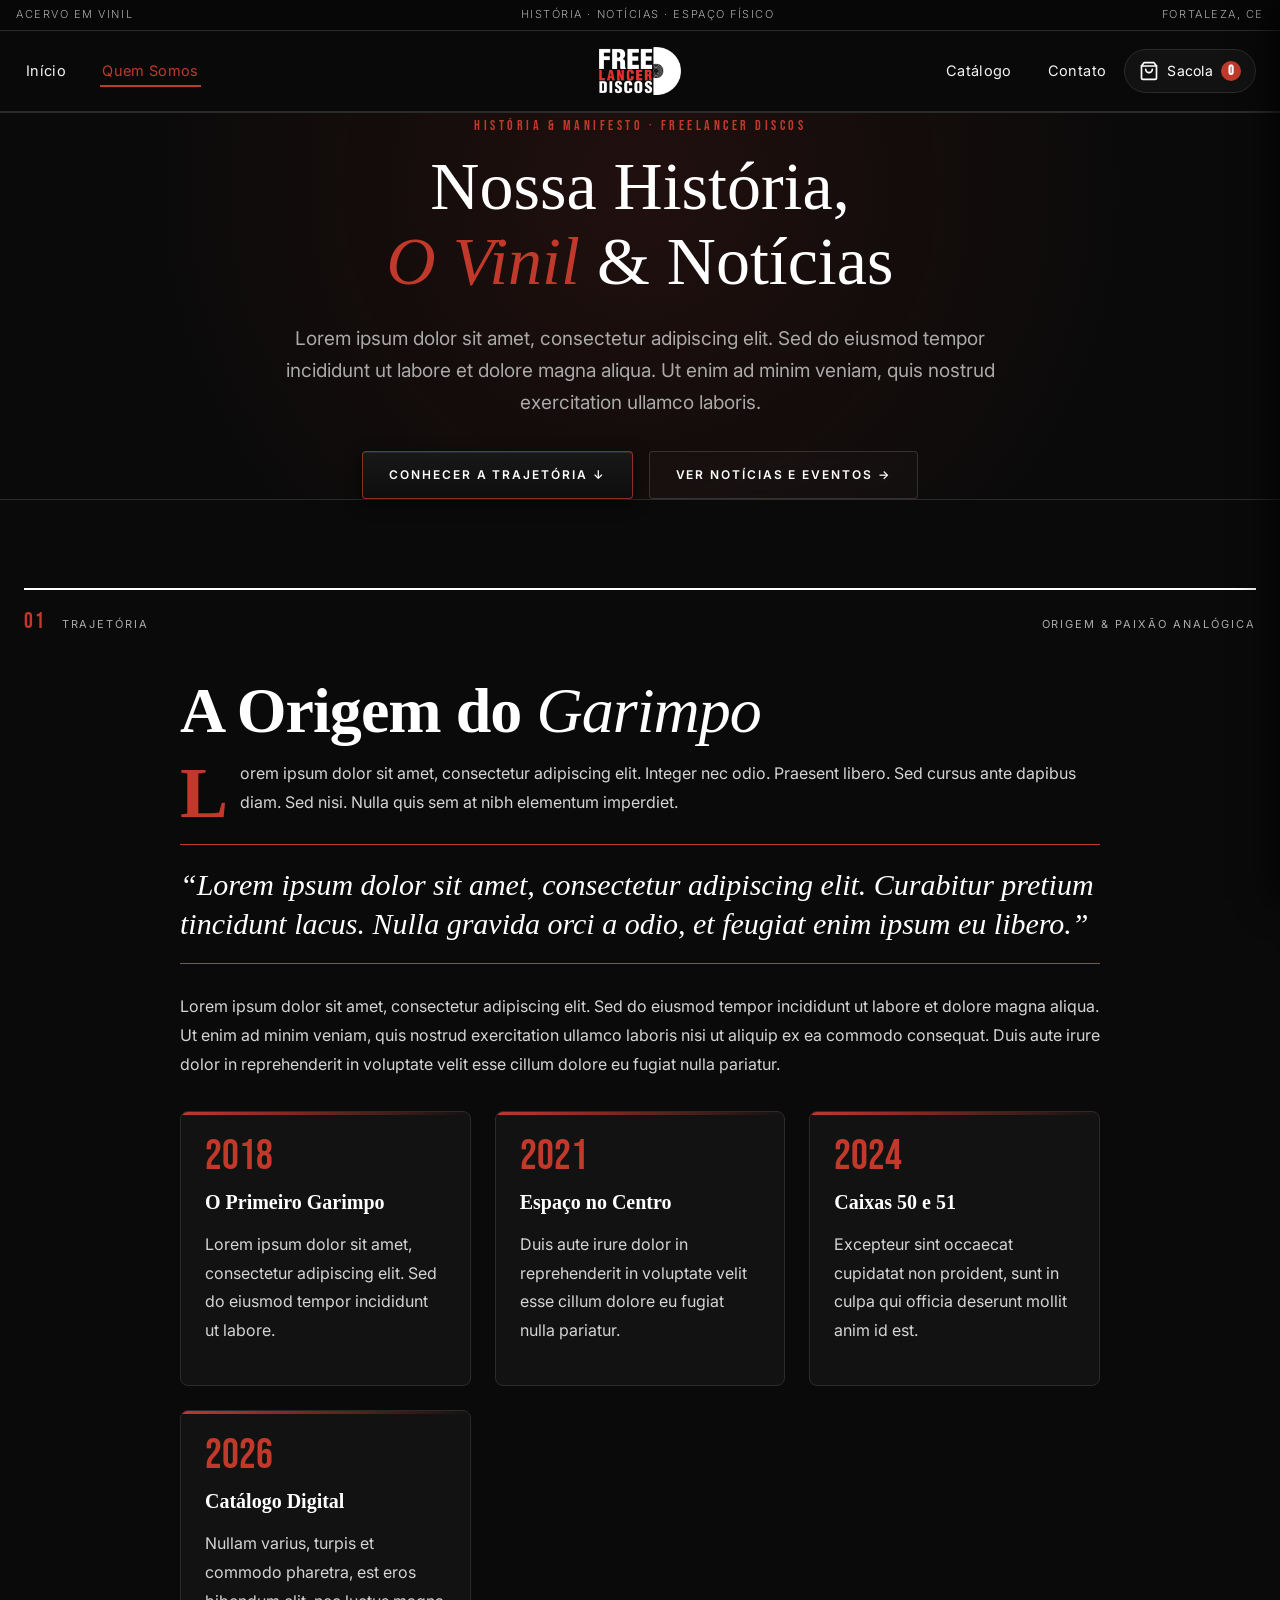
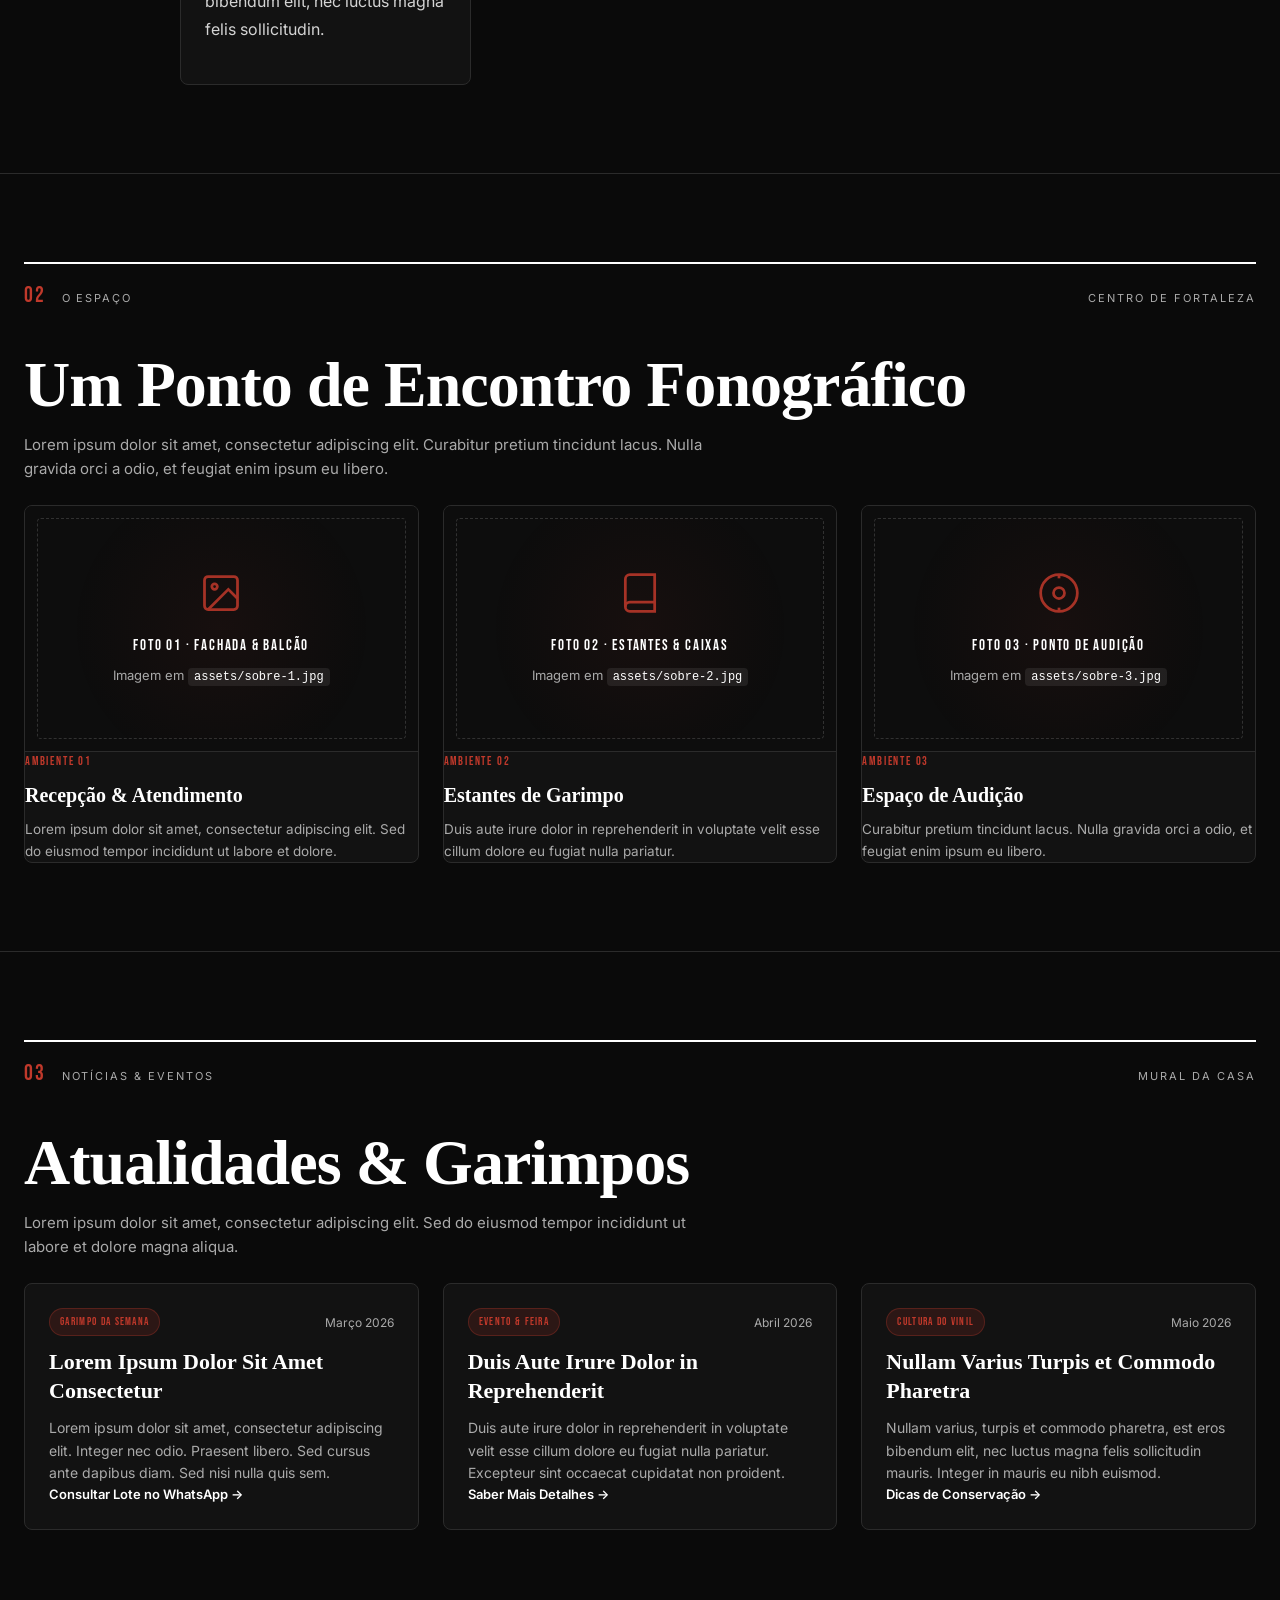
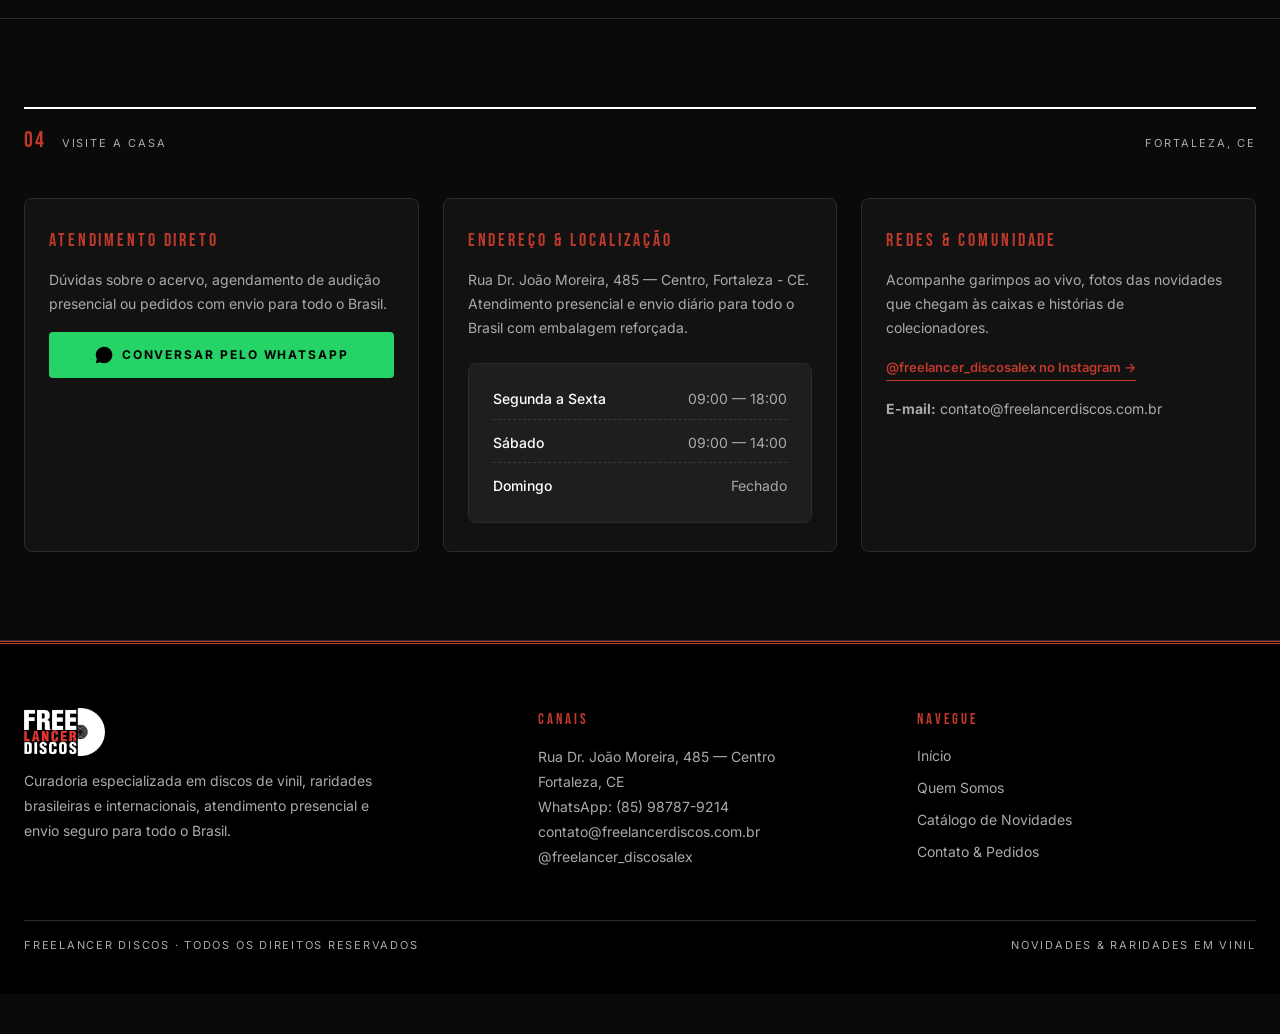
<file: sobre.html>
<!DOCTYPE html>
<html lang="pt-BR">
<head>
  <meta charset="utf-8">
  <meta name="viewport" content="width=device-width, initial-scale=1, viewport-fit=cover">
  <title>Quem Somos & Notícias — Freelancer Discos | História, Espaço e Atualidades</title>
  <meta name="description" content="Conheça a história da Freelancer Discos, nosso espaço físico de audição no Centro de Fortaleza, notícias e eventos do universo do vinil.">
  <meta name="referrer" content="no-referrer">
  
  <!-- Favicon / Meta Tema -->
  <meta name="theme-color" content="#0a0a0a">
  <meta name="apple-mobile-web-app-status-bar-style" content="black-translucent">

  <!-- Fontes Editoriais Google Fonts -->
  <link rel="preconnect" href="https://fonts.googleapis.com">
  <link rel="preconnect" href="https://fonts.gstatic.com" crossorigin>
  <link href="https://fonts.googleapis.com/css2?family=Bebas+Neue&family=Inter:wght@400;500;600;700&family=Playfair+Display:ital,wght@0,400;0,700;1,400;1,700&display=swap" rel="stylesheet">

  <!-- Design Tokens e Estilos -->
  <link rel="stylesheet" href="css/tokens.css">
  <link rel="stylesheet" href="css/style.css">
</head>
<body>
  <!-- Topbar Editorial Metadados -->
  <header class="topbar">
    <div class="meta-container">
      <span class="meta-item meta-edition">Acervo em Vinil</span>
      <span class="meta-item meta-tagline">História · Notícias · Espaço Físico</span>
      <span class="meta-item meta-location">Fortaleza, CE</span>
    </div>
  </header>

  <!-- Navegação Principal -->
  <nav class="main-nav" id="mainNav">
    <div class="nav-container">
      <!-- Menu Esquerdo (Desktop) -->
      <ul class="nav-links nav-left">
        <li><a href="index.html#inicio" class="nav-link">Início</a></li>
        <li><a href="sobre.html" class="nav-link active">Quem Somos</a></li>
      </ul>

      <!-- Logotipo Central -->
      <a href="index.html#inicio" class="nav-brand" aria-label="Freelancer Discos - Início">
        <img src="assets/logo.png" alt="Freelancer Discos" class="brand-logo" width="180" height="48">
      </a>

      <!-- Menu Direito & Botão da Sacola -->
      <div class="nav-right-wrap">
        <ul class="nav-links nav-right">
          <li><a href="index.html#catalogo" class="nav-link">Catálogo</a></li>
          <li><a href="#contato" class="nav-link">Contato</a></li>
        </ul>

        <!-- Botão Sacola de Compras -->
        <button class="cart-trigger-btn" id="cartTrigger" aria-label="Abrir Sacola de Compras">
          <svg class="cart-icon" viewBox="0 0 24 24" width="20" height="20" fill="none" stroke="currentColor" stroke-width="2" stroke-linecap="round" stroke-linejoin="round">
            <path d="M6 2L3 6v14a2 2 0 0 0 2 2h14a2 2 0 0 0 2-2V6l-3-4z"></path>
            <line x1="3" y1="6" x2="21" y2="6"></line>
            <path d="M16 10a4 4 0 0 1-8 0"></path>
          </svg>
          <span class="cart-label">Sacola</span>
          <span class="cart-badge" id="cartBadge">0</span>
        </button>

        <!-- Menu Hamburguer Mobile -->
        <button class="menu-toggle" id="menuToggle" aria-label="Abrir menu de navegação">
          <span></span>
          <span></span>
          <span></span>
        </button>
      </div>
    </div>

    <!-- Gaveta de Links Mobile -->
    <div class="mobile-menu" id="mobileMenu">
      <a href="index.html#inicio" class="mobile-link">Início</a>
      <a href="sobre.html" class="mobile-link active">Quem Somos</a>
      <a href="index.html#catalogo" class="mobile-link">Catálogo (Novidades)</a>
      <a href="#contato" class="mobile-link">Contato & Localização</a>
    </div>
  </nav>

  <!-- Hero Editorial Dedicado -->
  <section class="about-hero-section">
    <div class="about-hero-inner">
      <span class="about-hero-kicker">HISTÓRIA & MANIFESTO · FREELANCER DISCOS</span>
      <h1 class="about-hero-title">Nossa História,<br><em>O Vinil</em> & Notícias</h1>
      <p class="about-hero-lede">
        Lorem ipsum dolor sit amet, consectetur adipiscing elit. Sed do eiusmod tempor incididunt ut labore et dolore magna aliqua. Ut enim ad minim veniam, quis nostrud exercitation ullamco laboris.
      </p>
      <div class="about-hero-actions">
        <a href="#historia" class="btn btn-primary">Conhecer a Trajetória ↓</a>
        <a href="#noticias" class="btn btn-outline">Ver Notícias e Eventos →</a>
      </div>
    </div>
  </section>

  <!-- Seção 01: A História & Trajetória -->
  <section class="section-container" id="historia">
    <div class="section-header">
      <span class="section-num">01</span>
      <span class="section-tag">Trajetória</span>
      <span class="section-extra">Origem & Paixão Analógica</span>
    </div>

    <div class="about-grid">
      <div class="about-content" style="grid-column: 1 / -1; max-width: 920px; margin: 0 auto;">
        <h2 class="editorial-heading">A Origem do <em>Garimpo</em></h2>
        <p class="about-lead">
          Lorem ipsum dolor sit amet, consectetur adipiscing elit. Integer nec odio. Praesent libero. Sed cursus ante dapibus diam. Sed nisi. Nulla quis sem at nibh elementum imperdiet.
        </p>

        <blockquote class="about-quote">
          “Lorem ipsum dolor sit amet, consectetur adipiscing elit. Curabitur pretium tincidunt lacus. Nulla gravida orci a odio, et feugiat enim ipsum eu libero.”
        </blockquote>

        <p>
          Lorem ipsum dolor sit amet, consectetur adipiscing elit. Sed do eiusmod tempor incididunt ut labore et dolore magna aliqua. Ut enim ad minim veniam, quis nostrud exercitation ullamco laboris nisi ut aliquip ex ea commodo consequat. Duis aute irure dolor in reprehenderit in voluptate velit esse cillum dolore eu fugiat nulla pariatur.
        </p>

        <!-- Timeline Cronológica Editorial -->
        <div class="timeline-grid">
          <div class="timeline-card">
            <span class="timeline-year">2018</span>
            <h3 class="timeline-heading">O Primeiro Garimpo</h3>
            <p class="timeline-text">Lorem ipsum dolor sit amet, consectetur adipiscing elit. Sed do eiusmod tempor incididunt ut labore.</p>
          </div>

          <div class="timeline-card">
            <span class="timeline-year">2021</span>
            <h3 class="timeline-heading">Espaço no Centro</h3>
            <p class="timeline-text">Duis aute irure dolor in reprehenderit in voluptate velit esse cillum dolore eu fugiat nulla pariatur.</p>
          </div>

          <div class="timeline-card">
            <span class="timeline-year">2024</span>
            <h3 class="timeline-heading">Caixas 50 e 51</h3>
            <p class="timeline-text">Excepteur sint occaecat cupidatat non proident, sunt in culpa qui officia deserunt mollit anim id est.</p>
          </div>

          <div class="timeline-card">
            <span class="timeline-year">2026</span>
            <h3 class="timeline-heading">Catálogo Digital</h3>
            <p class="timeline-text">Nullam varius, turpis et commodo pharetra, est eros bibendum elit, nec luctus magna felis sollicitudin.</p>
          </div>
        </div>
      </div>
    </div>
  </section>

  <!-- Seção 02: O Espaço Físico & Audição -->
  <section class="section-container" id="espaco">
    <div class="section-header">
      <span class="section-num">02</span>
      <span class="section-tag">O Espaço</span>
      <span class="section-extra">Centro de Fortaleza</span>
    </div>

    <div class="catalog-intro">
      <h2 class="editorial-heading">Um Ponto de Encontro Fonográfico</h2>
      <p style="color: var(--color-text-muted); max-width: 680px; margin-top: 8px;">
        Lorem ipsum dolor sit amet, consectetur adipiscing elit. Curabitur pretium tincidunt lacus. Nulla gravida orci a odio, et feugiat enim ipsum eu libero.
      </p>
    </div>

    <div class="space-gallery-grid">
      <!-- Card Espaço 1 -->
      <article class="space-card">
        <div class="space-card-media">
          <div class="slide-placeholder" style="padding: 24px;">
            <div class="placeholder-graphic">
              <svg viewBox="0 0 24 24" width="44" height="44" fill="none" stroke="currentColor" stroke-width="1.5">
                <rect x="3" y="3" width="18" height="18" rx="2" ry="2"></rect>
                <circle cx="8.5" cy="8.5" r="1.5"></circle>
                <polyline points="21 15 16 10 5 21"></polyline>
              </svg>
            </div>
            <span class="placeholder-tag">Foto 01 · Fachada & Balcão</span>
            <p class="placeholder-desc">Imagem em <code>assets/sobre-1.jpg</code></p>
          </div>
        </div>
        <div class="space-card-body">
          <span class="space-card-tag">AMBIENTE 01</span>
          <h3 class="space-card-title">Recepção & Atendimento</h3>
          <p class="space-card-desc">Lorem ipsum dolor sit amet, consectetur adipiscing elit. Sed do eiusmod tempor incididunt ut labore et dolore.</p>
        </div>
      </article>

      <!-- Card Espaço 2 -->
      <article class="space-card">
        <div class="space-card-media">
          <div class="slide-placeholder" style="padding: 24px;">
            <div class="placeholder-graphic">
              <svg viewBox="0 0 24 24" width="44" height="44" fill="none" stroke="currentColor" stroke-width="1.5">
                <path d="M4 19.5A2.5 2.5 0 0 1 6.5 17H20"></path>
                <path d="M6.5 2H20v20H6.5A2.5 2.5 0 0 1 4 19.5v-15A2.5 2.5 0 0 1 6.5 2z"></path>
              </svg>
            </div>
            <span class="placeholder-tag">Foto 02 · Estantes & Caixas</span>
            <p class="placeholder-desc">Imagem em <code>assets/sobre-2.jpg</code></p>
          </div>
        </div>
        <div class="space-card-body">
          <span class="space-card-tag">AMBIENTE 02</span>
          <h3 class="space-card-title">Estantes de Garimpo</h3>
          <p class="space-card-desc">Duis aute irure dolor in reprehenderit in voluptate velit esse cillum dolore eu fugiat nulla pariatur.</p>
        </div>
      </article>

      <!-- Card Espaço 3 -->
      <article class="space-card">
        <div class="space-card-media">
          <div class="slide-placeholder" style="padding: 24px;">
            <div class="placeholder-graphic">
              <svg viewBox="0 0 24 24" width="44" height="44" fill="none" stroke="currentColor" stroke-width="1.5">
                <circle cx="12" cy="12" r="10"></circle>
                <circle cx="12" cy="12" r="3"></circle>
                <line x1="12" y1="2" x2="12" y2="4"></line>
                <line x1="12" y1="20" x2="12" y2="22"></line>
              </svg>
            </div>
            <span class="placeholder-tag">Foto 03 · Ponto de Audição</span>
            <p class="placeholder-desc">Imagem em <code>assets/sobre-3.jpg</code></p>
          </div>
        </div>
        <div class="space-card-body">
          <span class="space-card-tag">AMBIENTE 03</span>
          <h3 class="space-card-title">Espaço de Audição</h3>
          <p class="space-card-desc">Curabitur pretium tincidunt lacus. Nulla gravida orci a odio, et feugiat enim ipsum eu libero.</p>
        </div>
      </article>
    </div>
  </section>

  <!-- Seção 03: Mural de Notícias & Eventos -->
  <section class="section-container" id="noticias">
    <div class="section-header">
      <span class="section-num">03</span>
      <span class="section-tag">Notícias & Eventos</span>
      <span class="section-extra">Mural da Casa</span>
    </div>

    <div class="catalog-intro">
      <h2 class="editorial-heading">Atualidades & Garimpos</h2>
      <p style="color: var(--color-text-muted); max-width: 680px; margin-top: 8px;">
        Lorem ipsum dolor sit amet, consectetur adipiscing elit. Sed do eiusmod tempor incididunt ut labore et dolore magna aliqua.
      </p>
    </div>

    <div class="news-grid">
      <!-- Artigo Notícia 1 -->
      <article class="news-card">
        <div class="news-meta-row">
          <span class="news-badge">GARIMPO DA SEMANA</span>
          <time class="news-date">Março 2026</time>
        </div>
        <h3 class="news-title">Lorem Ipsum Dolor Sit Amet Consectetur</h3>
        <p class="news-excerpt">
          Lorem ipsum dolor sit amet, consectetur adipiscing elit. Integer nec odio. Praesent libero. Sed cursus ante dapibus diam. Sed nisi nulla quis sem.
        </p>
        <a href="#contato" class="news-link">Consultar Lote no WhatsApp →</a>
      </article>

      <!-- Artigo Notícia 2 -->
      <article class="news-card">
        <div class="news-meta-row">
          <span class="news-badge">EVENTO & FEIRA</span>
          <time class="news-date">Abril 2026</time>
        </div>
        <h3 class="news-title">Duis Aute Irure Dolor in Reprehenderit</h3>
        <p class="news-excerpt">
          Duis aute irure dolor in reprehenderit in voluptate velit esse cillum dolore eu fugiat nulla pariatur. Excepteur sint occaecat cupidatat non proident.
        </p>
        <a href="#contato" class="news-link">Saber Mais Detalhes →</a>
      </article>

      <!-- Artigo Notícia 3 -->
      <article class="news-card">
        <div class="news-meta-row">
          <span class="news-badge">CULTURA DO VINIL</span>
          <time class="news-date">Maio 2026</time>
        </div>
        <h3 class="news-title">Nullam Varius Turpis et Commodo Pharetra</h3>
        <p class="news-excerpt">
          Nullam varius, turpis et commodo pharetra, est eros bibendum elit, nec luctus magna felis sollicitudin mauris. Integer in mauris eu nibh euismod.
        </p>
        <a href="#contato" class="news-link">Dicas de Conservação →</a>
      </article>
    </div>
  </section>

  <!-- Seção 04: Contato & Visitação -->
  <section class="section-container" id="contato">
    <div class="section-header">
      <span class="section-num">04</span>
      <span class="section-tag">Visite a Casa</span>
      <span class="section-extra">Fortaleza, CE</span>
    </div>

    <div class="contact-card-grid">
      <div class="contact-box">
        <h3 class="contact-box-title">Atendimento Direto</h3>
        <p>Dúvidas sobre o acervo, agendamento de audição presencial ou pedidos com envio para todo o Brasil.</p>
        <a href="#" id="directWhatsappBtn" class="btn btn-whatsapp-card" target="_blank" rel="noopener">
          <svg viewBox="0 0 24 24" width="20" height="20" fill="currentColor">
            <path d="M12.04 2c-5.46 0-9.91 4.45-9.91 9.91 0 1.75.46 3.45 1.32 4.95L2.05 22l5.25-1.38c1.45.79 3.08 1.21 4.74 1.21 5.46 0 9.91-4.45 9.91-9.91 0-2.65-1.03-5.14-2.9-7.01A9.82 9.82 0 0 0 12.04 2z"/>
          </svg>
          Conversar pelo WhatsApp
        </a>
      </div>

      <div class="contact-box">
        <h3 class="contact-box-title">Endereço & Localização</h3>
        <p id="storeAddress">Rua Dr. João Moreira, 485 — Centro, Fortaleza - CE.</p>
        <div class="visit-hours-box">
          <div class="visit-hours-row">
            <span class="visit-hours-day">Segunda a Sexta</span>
            <span class="visit-hours-time">09:00 — 18:00</span>
          </div>
          <div class="visit-hours-row">
            <span class="visit-hours-day">Sábado</span>
            <span class="visit-hours-time">09:00 — 14:00</span>
          </div>
          <div class="visit-hours-row">
            <span class="visit-hours-day">Domingo</span>
            <span class="visit-hours-time">Fechado</span>
          </div>
        </div>
      </div>

      <div class="contact-box">
        <h3 class="contact-box-title">Redes & Comunidade</h3>
        <p>Acompanhe garimpos ao vivo, fotos das novidades que chegam às caixas e histórias de colecionadores.</p>
        <a href="https://www.instagram.com/freelancer_discosalex/" id="storeInstagram" class="contact-social-link" target="_blank" rel="noopener">
          @freelancer_discosalex no Instagram →
        </a>
        <p class="contact-email" style="margin-top: 16px;"><strong>E-mail:</strong> <span id="storeEmail">contato@freelancerdiscos.com.br</span></p>
      </div>
    </div>
  </section>

  <!-- Rodapé Institucional -->
  <footer class="site-footer">
    <div class="footer-inner">
      <div class="footer-col brand-col">
        <img src="assets/logo.png" alt="Freelancer Discos" class="footer-logo" width="160" height="42">
        <p class="footer-desc">Curadoria especializada em discos de vinil, raridades brasileiras e internacionais, atendimento presencial e envio seguro para todo o Brasil.</p>
      </div>

      <div class="footer-col">
        <h4 class="footer-heading">CANAIS</h4>
        <p>Rua Dr. João Moreira, 485 — Centro<br>
        Fortaleza, CE<br>
        <span id="footerWhatsappText">WhatsApp</span><br>
        <span id="footerEmailText">contato@freelancerdiscos.com.br</span><br>
        <span id="footerInstagramText">@freelancer_discosalex</span></p>
      </div>

      <div class="footer-col">
        <h4 class="footer-heading">NAVEGUE</h4>
        <ul class="footer-nav">
          <li><a href="index.html#inicio">Início</a></li>
          <li><a href="sobre.html">Quem Somos</a></li>
          <li><a href="index.html#catalogo">Catálogo de Novidades</a></li>
          <li><a href="#contato">Contato & Pedidos</a></li>
        </ul>
      </div>
    </div>

    <div class="footer-bottom">
      <span>Freelancer Discos · Todos os direitos reservados</span>
      <span>Novidades & Raridades em Vinil</span>
    </div>
  </footer>

  <!-- Drawer da Sacola de Compras -->
  <div class="cart-overlay" id="cartOverlay" aria-hidden="true"></div>
  <aside class="cart-drawer" id="cartDrawer" aria-label="Sacola de Compras" aria-hidden="true">
    <div class="drawer-header">
      <div class="drawer-title-wrap">
        <h3 class="drawer-title">Sua Sacola</h3>
        <span class="drawer-subtitle" id="drawerItemCount">0 discos selecionados</span>
      </div>
      <button class="drawer-close-btn" id="drawerCloseBtn" aria-label="Fechar Sacola">&times;</button>
    </div>

    <!-- Lista de Itens -->
    <div class="drawer-body" id="cartItemsList">
      <!-- Injetado dinamicamente via app.js -->
    </div>

    <!-- Rodapé da Sacola -->
    <div class="drawer-footer" id="drawerFooter" style="display: none;">
      <div class="drawer-subtotal-row">
        <span>Subtotal dos Vinis</span>
        <strong class="drawer-subtotal-value" id="cartSubtotal">R$ 0,00</strong>
      </div>

      <div class="drawer-inputs">
        <input type="text" id="customerName" class="drawer-input" placeholder="Seu Nome (opcional)">
        <input type="text" id="customerCity" class="drawer-input" placeholder="Sua Cidade / Bairro (para cálculo de frete)">
      </div>

      <button class="btn btn-checkout-whatsapp" id="checkoutWhatsappBtn">
        <svg viewBox="0 0 24 24" width="20" height="20" fill="currentColor">
          <path d="M12.04 2c-5.46 0-9.91 4.45-9.91 9.91 0 1.75.46 3.45 1.32 4.95L2.05 22l5.25-1.38c1.45.79 3.08 1.21 4.74 1.21 5.46 0 9.91-4.45 9.91-9.91 0-2.65-1.03-5.14-2.9-7.01A9.82 9.82 0 0 0 12.04 2z"/>
        </svg>
        <span>Fechar Pedido no WhatsApp</span>
      </button>

      <button class="cart-clear-link" id="clearCartBtn">Esvaziar sacola</button>
    </div>
  </aside>

  <!-- Botão Flutuante de Sacola (Fixo no Mobile) -->
  <button class="floating-cart-btn" id="floatingCartBtn" aria-label="Abrir Sacola de Compras">
    <svg viewBox="0 0 24 24" width="22" height="22" fill="none" stroke="currentColor" stroke-width="2">
      <path d="M6 2L3 6v14a2 2 0 0 0 2 2h14a2 2 0 0 0 2-2V6l-3-4z"></path>
      <line x1="3" y1="6" x2="21" y2="6"></line>
      <path d="M16 10a4 4 0 0 1-8 0"></path>
    </svg>
    <span class="floating-cart-badge" id="floatingCartBadge">0</span>
  </button>

  <!-- Scripts -->
  <script src="js/config.js"></script>
  <script src="js/app.js"></script>
</body>
</html>
</file>
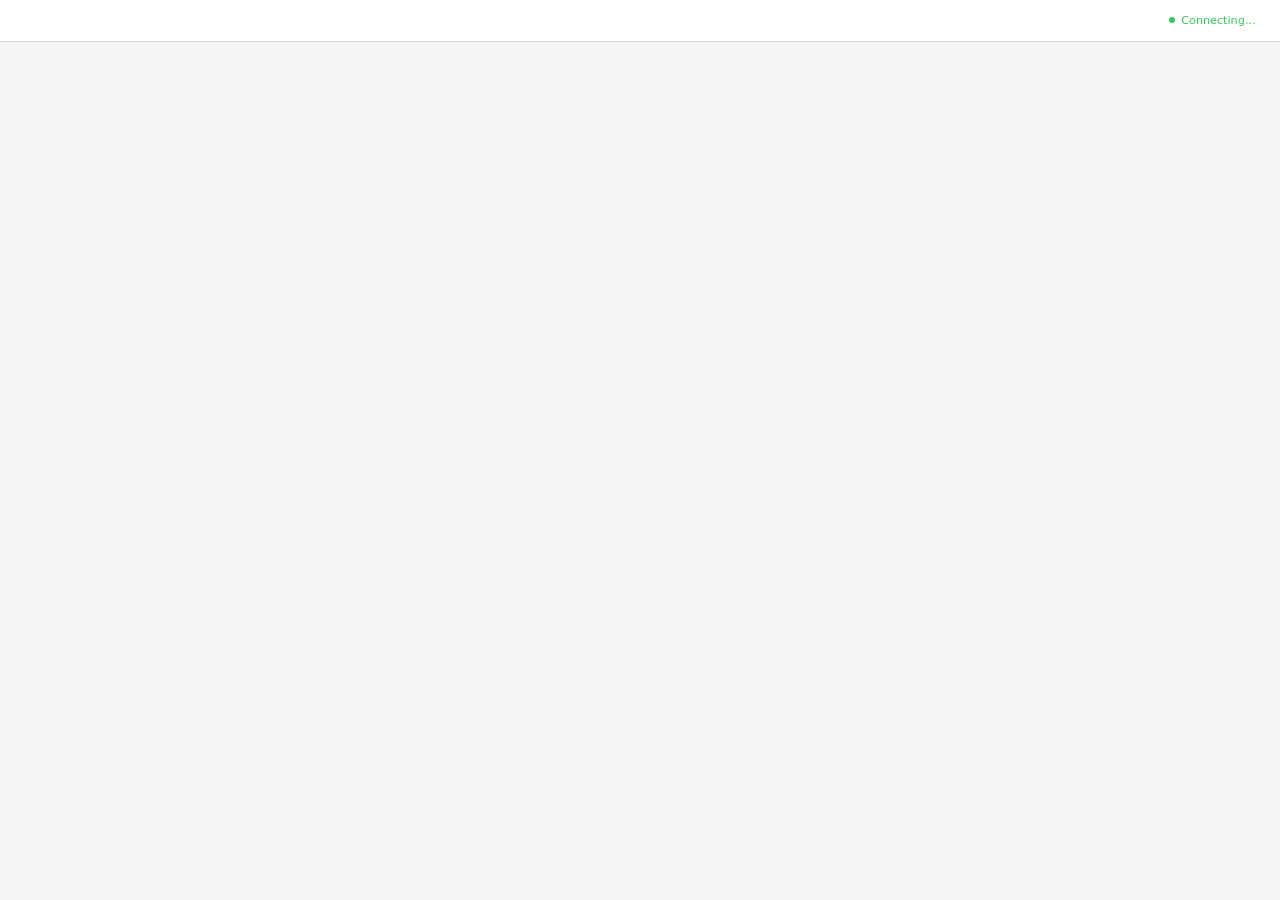
<file: .agents/skills/brainstorming/scripts/frame-template.html>
<!DOCTYPE html>
<html>
<head>
  <meta charset="utf-8">
  <title>Superpowers Brainstorming</title>
  <style>
    /*
     * BRAINSTORM COMPANION FRAME TEMPLATE
     *
     * This template provides a consistent frame with:
     * - OS-aware light/dark theming
     * - Header branding and connection status
     * - Scrollable main content area
     * - CSS helpers for common UI patterns
     *
     * Content is injected via placeholder comment in #frame-content.
     */

    * { box-sizing: border-box; margin: 0; padding: 0; }
    html, body { height: 100%; overflow: hidden; }

    /* ===== THEME VARIABLES ===== */
    :root {
      --bg-primary: #f5f5f7;
      --bg-secondary: #ffffff;
      --bg-tertiary: #e5e5e7;
      --border: #d1d1d6;
      --text-primary: #1d1d1f;
      --text-secondary: #86868b;
      --text-tertiary: #aeaeb2;
      --accent: #0071e3;
      --accent-hover: #0077ed;
      --success: #34c759;
      --warning: #ff9f0a;
      --error: #ff3b30;
      --selected-bg: #e8f4fd;
      --selected-border: #0071e3;
    }

    @media (prefers-color-scheme: dark) {
      :root {
        --bg-primary: #1d1d1f;
        --bg-secondary: #2d2d2f;
        --bg-tertiary: #3d3d3f;
        --border: #424245;
        --text-primary: #f5f5f7;
        --text-secondary: #86868b;
        --text-tertiary: #636366;
        --accent: #0a84ff;
        --accent-hover: #409cff;
        --selected-bg: rgba(10, 132, 255, 0.15);
        --selected-border: #0a84ff;
      }
    }

    body {
      font-family: system-ui, -apple-system, BlinkMacSystemFont, sans-serif;
      background: var(--bg-primary);
      color: var(--text-primary);
      display: flex;
      flex-direction: column;
      line-height: 1.5;
    }

    /* ===== FRAME STRUCTURE ===== */
    .brand { display: flex; align-items: center; min-width: 0; overflow: hidden; color: var(--text-secondary); line-height: 1; }
    .brand a { color: inherit; text-decoration: none; display: flex; align-items: center; gap: 0.5rem; min-width: 0; max-width: 100%; line-height: 1; }
    .brand-copy { display: block; min-width: 0; overflow: hidden; text-overflow: ellipsis; white-space: nowrap; line-height: 1; transform: translateY(-1px); }
    .brand-logo { display: block; height: 1em; width: auto; max-width: 180px; flex-shrink: 0; filter: invert(1); }
    @media (prefers-color-scheme: dark) {
      .brand-logo { filter: none; }
    }
    .status { font-size: 0.7rem; color: var(--status-color, var(--success)); display: flex; align-items: center; gap: 0.4rem; justify-self: end; white-space: nowrap; line-height: 1; }
    .status::before { content: ''; width: 6px; height: 6px; background: var(--status-color, var(--success)); border-radius: 50%; }

    .main { flex: 1; overflow-y: auto; }
    #frame-content { padding: 2rem; min-height: 100%; }

    .header {
      background: var(--bg-secondary);
      border-bottom: 1px solid var(--border);
      padding: 0.5rem 1.5rem;
      flex-shrink: 0;
      display: grid;
      grid-template-columns: minmax(0, 1fr) auto;
      align-items: center;
      gap: 1rem;
      min-height: 42px;
    }
    .header .brand { justify-self: start; width: 100%; font-size: 0.75rem; line-height: 1; }
    .header .status { grid-column: 2; line-height: 1; }
    .header span {
      font-size: 0.75rem;
      color: var(--text-secondary);
    }
    .header .selected-text {
      color: var(--accent);
      font-weight: 500;
    }

    /* ===== TYPOGRAPHY ===== */
    h2 { font-size: 1.5rem; font-weight: 600; margin-bottom: 0.5rem; }
    h3 { font-size: 1.1rem; font-weight: 600; margin-bottom: 0.25rem; }
    .subtitle { color: var(--text-secondary); margin-bottom: 1.5rem; }
    .section { margin-bottom: 2rem; }
    .label { font-size: 0.7rem; color: var(--text-secondary); text-transform: uppercase; letter-spacing: 0.05em; margin-bottom: 0.5rem; }

    /* ===== OPTIONS (for A/B/C choices) ===== */
    .options { display: flex; flex-direction: column; gap: 0.75rem; }
    .option {
      background: var(--bg-secondary);
      border: 2px solid var(--border);
      border-radius: 12px;
      padding: 1rem 1.25rem;
      cursor: pointer;
      transition: all 0.15s ease;
      display: flex;
      align-items: flex-start;
      gap: 1rem;
    }
    .option:hover { border-color: var(--accent); }
    .option.selected { background: var(--selected-bg); border-color: var(--selected-border); }
    .option .letter {
      background: var(--bg-tertiary);
      color: var(--text-secondary);
      width: 1.75rem; height: 1.75rem;
      border-radius: 6px;
      display: flex; align-items: center; justify-content: center;
      font-weight: 600; font-size: 0.85rem; flex-shrink: 0;
    }
    .option.selected .letter { background: var(--accent); color: white; }
    .option .content { flex: 1; }
    .option .content h3 { font-size: 0.95rem; margin-bottom: 0.15rem; }
    .option .content p { color: var(--text-secondary); font-size: 0.85rem; margin: 0; }

    /* ===== CARDS (for showing designs/mockups) ===== */
    .cards { display: grid; grid-template-columns: repeat(auto-fit, minmax(280px, 1fr)); gap: 1rem; }
    .card {
      background: var(--bg-secondary);
      border: 1px solid var(--border);
      border-radius: 12px;
      overflow: hidden;
      cursor: pointer;
      transition: all 0.15s ease;
    }
    .card:hover { border-color: var(--accent); transform: translateY(-2px); box-shadow: 0 4px 12px rgba(0,0,0,0.1); }
    .card.selected { border-color: var(--selected-border); border-width: 2px; }
    .card-image { background: var(--bg-tertiary); aspect-ratio: 16/10; display: flex; align-items: center; justify-content: center; }
    .card-body { padding: 1rem; }
    .card-body h3 { margin-bottom: 0.25rem; }
    .card-body p { color: var(--text-secondary); font-size: 0.85rem; }

    /* ===== MOCKUP CONTAINER ===== */
    .mockup {
      background: var(--bg-secondary);
      border: 1px solid var(--border);
      border-radius: 12px;
      overflow: hidden;
      margin-bottom: 1.5rem;
    }
    .mockup-header {
      background: var(--bg-tertiary);
      padding: 0.5rem 1rem;
      font-size: 0.75rem;
      color: var(--text-secondary);
      border-bottom: 1px solid var(--border);
    }
    .mockup-body { padding: 1.5rem; }

    /* ===== SPLIT VIEW (side-by-side comparison) ===== */
    .split { display: grid; grid-template-columns: 1fr 1fr; gap: 1.5rem; }
    @media (max-width: 700px) { .split { grid-template-columns: 1fr; } }

    /* ===== PROS/CONS ===== */
    .pros-cons { display: grid; grid-template-columns: 1fr 1fr; gap: 1rem; margin: 1rem 0; }
    .pros, .cons { background: var(--bg-secondary); border-radius: 8px; padding: 1rem; }
    .pros h4 { color: var(--success); font-size: 0.85rem; margin-bottom: 0.5rem; }
    .cons h4 { color: var(--error); font-size: 0.85rem; margin-bottom: 0.5rem; }
    .pros ul, .cons ul { margin-left: 1.25rem; font-size: 0.85rem; color: var(--text-secondary); }
    .pros li, .cons li { margin-bottom: 0.25rem; }

    /* ===== PLACEHOLDER (for mockup areas) ===== */
    .placeholder {
      background: var(--bg-tertiary);
      border: 2px dashed var(--border);
      border-radius: 8px;
      padding: 2rem;
      text-align: center;
      color: var(--text-tertiary);
    }

    /* ===== INLINE MOCKUP ELEMENTS ===== */
    .mock-nav { background: var(--accent); color: white; padding: 0.75rem 1rem; display: flex; gap: 1.5rem; font-size: 0.9rem; }
    .mock-sidebar { background: var(--bg-tertiary); padding: 1rem; min-width: 180px; }
    .mock-content { padding: 1.5rem; flex: 1; }
    .mock-button { background: var(--accent); color: white; border: none; padding: 0.5rem 1rem; border-radius: 6px; font-size: 0.85rem; }
    .mock-input { background: var(--bg-primary); border: 1px solid var(--border); border-radius: 6px; padding: 0.5rem; width: 100%; }
  </style>
</head>
<body>
  <div class="header">
    <!-- BRANDING -->
    <div class="status">Connecting…</div>
  </div>

  <div class="main">
    <div id="frame-content">
      <!-- CONTENT -->
    </div>
  </div>

</body>
</html>
</file>
<file: css/tokens.css>
/**
 * tokens.css - Design System de 3 camadas para a Freelancer Discos
 * Primitivos -> Semânticos -> Componentes
 */

:root {
  /* ==========================================================================
     1. TOKENS PRIMITIVOS (Cores, Fontes e Medidas Brutas)
     ========================================================================== */
  --primitive-black: #050505;
  --primitive-bg: #0a0a0a;
  --primitive-card: #121212;
  --primitive-card-hover: #181818;
  --primitive-surface: #1e1e1e;
  
  --primitive-red: #c0392b;
  --primitive-red-dark: #7b1a1a;
  --primitive-red-glow: rgba(192, 57, 43, 0.45);
  
  --primitive-white: #ffffff;
  --primitive-gray-100: #f5f5f5;
  --primitive-gray-300: #d4d4d4;
  --primitive-gray-400: #aaaaaa;
  --primitive-gray-600: #666666;
  --primitive-line: #2b2b2b;
  --primitive-line-light: rgba(255, 255, 255, 0.12);

  --primitive-green: #25d366;
  --primitive-green-dark: #1f9d55;

  /* Tipografia */
  --primitive-font-serif: 'Times New Roman', Times, 'Nimbus Roman No9 L', serif;
  --primitive-font-head: 'Bebas Neue', Impact, 'Arial Narrow', sans-serif;
  --primitive-font-body: 'Inter', system-ui, -apple-system, sans-serif;

  /* ==========================================================================
     2. TOKENS SEMÂNTICOS (Propósito e Contexto de Uso)
     ========================================================================== */
  --color-page-bg: var(--primitive-bg);
  --color-page-card: var(--primitive-card);
  --color-text-main: var(--primitive-white);
  --color-text-muted: var(--primitive-gray-400);
  --color-border: var(--primitive-line);
  --color-border-subtle: var(--primitive-line-light);

  --color-brand-primary: var(--primitive-red);
  --color-brand-hover: var(--primitive-red-dark);
  --color-brand-glow: var(--primitive-red-glow);
  --color-accent-whatsapp: var(--primitive-green);

  --font-editorial-title: var(--primitive-font-serif);
  --font-editorial-eyebrow: var(--primitive-font-head);
  --font-text-interface: var(--primitive-font-body);

  /* Espaçamentos e Escalas */
  --space-1: 4px;
  --space-2: 8px;
  --space-3: 12px;
  --space-4: 16px;
  --space-6: 24px;
  --space-8: 32px;
  --space-12: 48px;
  --space-16: 64px;

  /* Raios de Borda */
  --radius-sm: 4px;
  --radius-md: 8px;
  --radius-lg: 12px;
  --radius-full: 9999px;

  /* Mobile-first Touch Target e Safe Areas */
  --touch-target-min: 44px;
  --safe-top: env(safe-area-inset-top, 0px);
  --safe-bottom: env(safe-area-inset-bottom, 0px);

  /* Transições suaves */
  --transition-fast: 0.15s ease;
  --transition-normal: 0.25s cubic-bezier(0.16, 1, 0.3, 1);

  /* Sombras */
  --shadow-card: 0 10px 30px rgba(0, 0, 0, 0.6);
  --shadow-drawer: -5px 0 35px rgba(0, 0, 0, 0.85);
  --shadow-badge: 0 2px 8px rgba(192, 57, 43, 0.4);
}
</file>
<file: css/style.css>
/**
 * style.css - Freelancer Discos
 * Estilo Editorial Clássico & Arquitetura Mobile-First
 */

/* ==========================================================================
   1. RESET & CONFIGURAÇÕES BASE
   ========================================================================== */
*, *::before, *::after {
  box-sizing: border-box;
  margin: 0;
  padding: 0;
}

html {
  scroll-behavior: smooth;
  scroll-padding-top: 90px;
  background-color: var(--primitive-black);
}

body {
  background-color: var(--color-page-bg);
  color: var(--color-text-main);
  font-family: var(--font-text-interface);
  font-size: 15px;
  line-height: 1.6;
  -webkit-font-smoothing: antialiased;
  -moz-osx-font-smoothing: grayscale;
  padding-bottom: calc(var(--safe-bottom) + 40px);
  overflow-x: hidden;
}

img {
  max-width: 100%;
  height: auto;
  display: block;
}

button, input, a {
  font-family: inherit;
  color: inherit;
}

a {
  text-decoration: none;
  transition: color var(--transition-fast);
}

/* ==========================================================================
   2. TOPBAR DE METADADOS EDITORIAL
   ========================================================================== */
.topbar {
  background-color: #070707;
  border-bottom: 1px solid var(--color-border);
  padding-top: calc(var(--safe-top) + 6px);
  padding-bottom: 6px;
}

.meta-container {
  max-width: 1320px;
  margin: 0 auto;
  padding: 0 var(--space-4);
  display: flex;
  justify-content: space-between;
  align-items: center;
  font-size: 11px;
  font-weight: 300;
  letter-spacing: 0.14em;
  text-transform: uppercase;
  color: var(--color-text-muted);
}

@media (max-width: 640px) {
  .meta-tagline {
    display: none;
  }
}

/* ==========================================================================
   3. NAVEGAÇÃO PRINCIPAL (STICKY)
   ========================================================================== */
.main-nav {
  position: sticky;
  top: 0;
  z-index: 100;
  background: rgba(10, 10, 10, 0.94);
  backdrop-filter: blur(12px);
  -webkit-backdrop-filter: blur(12px);
  border-bottom: 2px double var(--color-border);
}

.nav-container {
  max-width: 1320px;
  margin: 0 auto;
  padding: var(--space-3) var(--space-4);
  display: flex;
  align-items: center;
  justify-content: space-between;
}

@media (min-width: 900px) {
  .nav-container {
    display: grid;
    grid-template-columns: 1fr auto 1fr;
    padding: var(--space-4) var(--space-6);
  }
}

.nav-links {
  display: none;
  list-style: none;
  gap: var(--space-8);
}

@media (min-width: 900px) {
  .nav-links {
    display: flex;
    align-items: center;
  }
  .nav-right {
    justify-content: flex-end;
  }
}

.nav-link {
  font-family: var(--font-text-interface);
  font-style: normal;
  font-size: 14.5px;
  font-weight: 400;
  letter-spacing: 0.025em;
  color: var(--primitive-white);
  padding: 6px 2px;
  border-bottom: 2px solid transparent;
  transition: all var(--transition-fast);
  opacity: 0.95;
}

.nav-link:hover, .nav-link.active {
  color: var(--color-brand-primary);
  border-color: var(--color-brand-primary);
  opacity: 1;
}

.nav-brand {
  display: flex;
  align-items: center;
  justify-content: center;
}

.brand-logo {
  height: 48px;
  width: auto;
  object-fit: contain;
}

.nav-right-wrap {
  display: flex;
  align-items: center;
  gap: var(--space-4);
  justify-content: flex-end;
}

/* Botão da Sacola na Navbar */
.cart-trigger-btn {
  display: flex;
  align-items: center;
  gap: var(--space-2);
  background: var(--primitive-card);
  border: 1px solid var(--color-border);
  color: var(--color-text-main);
  padding: 8px 14px;
  border-radius: var(--radius-full);
  cursor: pointer;
  min-height: var(--touch-target-min);
  transition: all var(--transition-fast);
}

.cart-label {
  font-family: var(--font-text-interface);
  font-size: 14px;
  font-weight: 400;
  letter-spacing: 0.02em;
}

.cart-trigger-btn:hover {
  background: var(--primitive-surface);
  border-color: var(--color-brand-primary);
}

.cart-trigger-btn.pulse, .floating-cart-btn.pulse {
  animation: cartPulse 0.45s ease;
}

@keyframes cartPulse {
  0% { transform: scale(1); }
  50% { transform: scale(1.15); box-shadow: 0 0 20px var(--color-brand-glow); }
  100% { transform: scale(1); }
}

.cart-badge {
  background: var(--color-brand-primary);
  color: #fff;
  font-family: var(--font-editorial-eyebrow);
  font-size: 14px;
  font-weight: 600;
  min-width: 20px;
  height: 20px;
  border-radius: var(--radius-full);
  display: inline-grid;
  place-items: center;
  padding: 0 6px;
}

/* Menu Hambúrguer Mobile */
.menu-toggle {
  display: flex;
  flex-direction: column;
  justify-content: center;
  gap: 5px;
  background: transparent;
  border: none;
  cursor: pointer;
  width: var(--touch-target-min);
  height: var(--touch-target-min);
  padding: 10px;
}

@media (min-width: 900px) {
  .menu-toggle {
    display: none;
  }
}

.menu-toggle span {
  display: block;
  width: 22px;
  height: 2px;
  background: var(--color-text-main);
  transition: all var(--transition-fast);
}

/* Gaveta Menu Mobile */
.mobile-menu {
  display: none;
  flex-direction: column;
  background: #0d0d0d;
  border-top: 1px solid var(--color-border);
  padding: var(--space-4);
}

.mobile-menu.open {
  display: flex;
}

.mobile-link {
  font-family: var(--font-text-interface);
  font-style: normal;
  font-size: 15px;
  font-weight: 400;
  color: var(--primitive-white);
  padding: 14px 10px;
  border-bottom: 1px solid var(--primitive-surface);
  transition: color var(--transition-fast);
}

.mobile-link:last-child {
  border-bottom: none;
}

.mobile-link:hover, .mobile-link.active {
  color: var(--color-brand-primary);
}

/* ==========================================================================
   4. HERO SECTION ("CADA DISCO, UMA HISTÓRIA")
   ========================================================================== */
.hero-section {
  position: relative;
  overflow: hidden;
  padding: 48px var(--space-4) 64px;
  background: radial-gradient(circle at 82% 50%, rgba(192, 57, 43, 0.28), transparent 52%), #050505;
  border-bottom: 1px solid var(--color-border);
  min-height: 520px;
  display: flex;
  align-items: center;
}

@media (min-width: 900px) {
  .hero-section {
    padding: 80px var(--space-8) 96px;
    min-height: 600px;
  }
}

.hero-inner {
  max-width: 1320px;
  margin: 0 auto;
  width: 100%;
  display: grid;
  grid-template-columns: 1fr;
  align-items: center;
  gap: var(--space-8);
  position: relative;
  z-index: 2;
}

@media (min-width: 900px) {
  .hero-inner {
    grid-template-columns: 1.15fr 0.85fr;
  }
}

.hero-kicker {
  font-family: var(--font-editorial-eyebrow);
  letter-spacing: 0.22em;
  font-size: 14px;
  color: var(--color-brand-primary);
  display: inline-block;
  margin-bottom: var(--space-3);
}

.hero-title {
  font-family: var(--font-editorial-title);
  font-weight: 700;
  font-size: clamp(48px, 7.5vw, 112px);
  line-height: 0.94;
  letter-spacing: -0.02em;
  margin-bottom: var(--space-4);
  color: var(--color-text-main);
}

.hero-title em {
  font-weight: 400;
  color: var(--color-brand-primary);
  font-style: italic;
}

.hero-lede {
  font-family: var(--font-editorial-title);
  font-style: italic;
  font-size: clamp(19px, 2.3vw, 24px);
  color: var(--primitive-gray-300);
  max-width: 500px;
  margin-bottom: var(--space-8);
  padding-left: var(--space-4);
  border-left: 2px solid var(--color-brand-primary);
  line-height: 1.55;
}

.hero-actions {
  display: flex;
  flex-wrap: wrap;
  gap: var(--space-4);
}

/* ==========================================================================
   5. BOTÕES PADRÃO DO SISTEMA
   ========================================================================== */
.btn {
  display: inline-flex;
  align-items: center;
  justify-content: center;
  gap: var(--space-2);
  font-size: 12px;
  font-weight: 600;
  letter-spacing: 0.16em;
  text-transform: uppercase;
  padding: 13px 26px;
  border-radius: var(--radius-sm);
  cursor: pointer;
  min-height: var(--touch-target-min);
  transition: all var(--transition-normal);
  border: 1px solid transparent;
  text-decoration: none;
  position: relative;
}

.btn-primary {
  background: linear-gradient(180deg, #181818 0%, #0e0e0e 100%);
  color: var(--primitive-white);
  border: 1px solid rgba(192, 57, 43, 0.7);
  box-shadow: 0 4px 16px rgba(0, 0, 0, 0.6), inset 0 1px 0 rgba(255, 255, 255, 0.08);
}

.btn-primary:hover {
  background: linear-gradient(180deg, #241414 0%, #150a0a 100%);
  border-color: var(--color-brand-primary);
  color: #ffffff;
  box-shadow: 0 6px 24px rgba(192, 57, 43, 0.35), inset 0 1px 0 rgba(255, 255, 255, 0.15);
  transform: translateY(-2px);
}

.btn-outline {
  background: rgba(255, 255, 255, 0.02);
  color: var(--color-text-main);
  border: 1px solid rgba(255, 255, 255, 0.14);
  backdrop-filter: blur(4px);
}

.btn-outline:hover {
  background: rgba(255, 255, 255, 0.06);
  border-color: rgba(255, 255, 255, 0.35);
  color: #ffffff;
  transform: translateY(-2px);
}

.btn-secondary {
  background: var(--primitive-card);
  color: var(--color-text-main);
  border: 1px solid var(--color-border);
  width: 100%;
  max-width: 320px;
}

.btn-secondary:hover {
  background: var(--primitive-surface);
  border-color: var(--color-brand-primary);
  transform: translateY(-2px);
}

/* ==========================================================================
   6. VINIL CSS INTERATIVO (HERO)
   ========================================================================== */
.hero-vinyl-wrap {
  display: flex;
  justify-content: center;
  align-items: center;
}

.vinyl-disc {
  position: relative;
  width: min(440px, 85vw);
  aspect-ratio: 1;
  border-radius: 50%;
  background: radial-gradient(circle, transparent 0 21%, #0a0a0a 21% 23%, transparent 23%),
              repeating-radial-gradient(circle, #0d0d0d 0 2px, #1c1c1c 3px 4px);
  box-shadow: 0 0 0 2px #181818, 0 0 70px 14px rgba(192, 57, 43, 0.45), 0 0 160px 50px rgba(192, 57, 43, 0.18);
  animation: spinSlow 36s linear infinite;
  cursor: pointer;
  transition: transform var(--transition-normal);
}

.vinyl-disc:hover {
  animation-play-state: paused;
  transform: scale(1.02);
}

.vinyl-reflection {
  position: absolute;
  inset: 0;
  border-radius: 50%;
  background: conic-gradient(from 20deg, transparent 0 10%, rgba(255, 255, 255, 0.08) 16%, transparent 24% 60%, rgba(255, 255, 255, 0.06) 66%, transparent 74%);
}

.vinyl-label {
  content: "";
  position: absolute;
  inset: 30%;
  border-radius: 50%;
  background: radial-gradient(circle, #0a0a0a 0 6%, transparent 6.5%), var(--color-brand-primary);
  display: flex;
  flex-direction: column;
  justify-content: flex-end;
  align-items: center;
  padding-bottom: 12%;
  color: #fff;
  box-shadow: inset 0 0 10px rgba(0, 0, 0, 0.4);
}

.label-side {
  font-family: var(--font-editorial-title);
  font-style: italic;
  font-size: 16px;
}

.label-brand {
  font-family: var(--font-editorial-eyebrow);
  letter-spacing: 0.15em;
  font-size: 11px;
  opacity: 0.85;
}

@keyframes spinSlow {
  from { transform: rotate(0deg); }
  to { transform: rotate(360deg); }
}

/* ==========================================================================
   7. SEÇÕES PADRÃO (CONTAINERS E HEADERS)
   ========================================================================== */
.section-container {
  max-width: 1320px;
  margin: 0 auto;
  padding: 64px var(--space-4);
  border-bottom: 1px solid var(--color-border);
}

@media (min-width: 900px) {
  .section-container {
    padding: 88px var(--space-6);
  }
}

.section-header {
  display: flex;
  align-items: baseline;
  gap: var(--space-4);
  border-top: 2px solid var(--color-text-main);
  padding-top: 14px;
  margin-bottom: 40px;
}

.section-num {
  font-family: var(--font-editorial-eyebrow);
  font-size: 22px;
  color: var(--color-brand-primary);
  letter-spacing: 0.08em;
}

.section-tag {
  font-size: 11px;
  letter-spacing: 0.18em;
  text-transform: uppercase;
  color: var(--color-text-muted);
}

.section-extra {
  margin-left: auto;
  font-size: 11px;
  letter-spacing: 0.18em;
  text-transform: uppercase;
  color: var(--color-text-muted);
}

.editorial-heading {
  font-family: var(--font-editorial-title);
  font-weight: 700;
  font-size: clamp(38px, 5vw, 64px);
  line-height: 1;
  letter-spacing: -0.015em;
  margin-bottom: var(--space-4);
}

.editorial-heading em {
  font-weight: 400;
  font-style: italic;
}

/* ==========================================================================
   8. SEÇÃO 01: QUEM SOMOS & CARROSSEL FOTOGRÁFICO DO ESPAÇO
   ========================================================================== */
.about-grid {
  display: grid;
  grid-template-columns: 1fr;
  gap: var(--space-8);
}

@media (min-width: 900px) {
  .about-grid {
    grid-template-columns: 5fr 6fr;
    gap: 64px;
    align-items: start;
  }
}

/* Container do Carrossel */
.about-carousel-wrap {
  position: relative;
  width: 100%;
}

.about-carousel {
  position: relative;
  background: var(--primitive-card);
  border: 1px solid var(--color-border);
  border-radius: var(--radius-sm);
  overflow: hidden;
  box-shadow: var(--shadow-card);
}

/* Contador Numérico no Canto Superior */
.carousel-counter-pill {
  position: absolute;
  top: 14px;
  right: 14px;
  z-index: 5;
  background: rgba(10, 10, 10, 0.85);
  backdrop-filter: blur(8px);
  -webkit-backdrop-filter: blur(8px);
  border: 1px solid var(--color-border);
  color: var(--color-text-main);
  font-family: var(--font-editorial-eyebrow);
  font-size: 14px;
  letter-spacing: 0.12em;
  padding: 4px 12px;
  border-radius: var(--radius-full);
}

#currentSlideNum {
  color: var(--color-brand-primary);
}

/* Área de Visualização e Trilho */
.carousel-viewport {
  position: relative;
  width: 100%;
  overflow: hidden;
  touch-action: pan-y pinch-zoom;
}

.carousel-track {
  display: flex;
  transition: transform 0.4s cubic-bezier(0.16, 1, 0.3, 1);
  will-change: transform;
}

.carousel-slide {
  flex: 0 0 100%;
  min-width: 100%;
  display: flex;
  flex-direction: column;
}

/* Área da Foto / Placeholder */
.slide-media-box {
  position: relative;
  width: 100%;
  aspect-ratio: 4 / 3;
  background: #111;
  display: flex;
  align-items: center;
  justify-content: center;
  overflow: hidden;
}

@media (min-width: 900px) {
  .slide-media-box {
    aspect-ratio: 5 / 4;
  }
}

.slide-placeholder {
  display: flex;
  flex-direction: column;
  align-items: center;
  justify-content: center;
  text-align: center;
  padding: var(--space-6);
  width: calc(100% - 24px);
  height: calc(100% - 24px);
  margin: 12px;
  border: 1px dashed rgba(255, 255, 255, 0.15);
  border-radius: var(--radius-sm);
  background: radial-gradient(circle at center, rgba(192, 57, 43, 0.06), transparent 70%);
}

.placeholder-graphic {
  color: var(--color-brand-primary);
  margin-bottom: var(--space-3);
  opacity: 0.85;
}

.placeholder-tag {
  font-family: var(--font-editorial-eyebrow);
  font-size: 15px;
  letter-spacing: 0.12em;
  color: var(--color-text-main);
  text-transform: uppercase;
  margin-bottom: var(--space-2);
}

.placeholder-desc {
  font-size: 13px;
  color: var(--color-text-muted);
  margin: 0;
  line-height: 1.4;
}

.placeholder-desc code {
  background: rgba(255, 255, 255, 0.08);
  padding: 2px 6px;
  border-radius: 4px;
  color: #fff;
  font-family: monospace;
  font-size: 12px;
}

.slide-photo {
  width: 100%;
  height: 100%;
  object-fit: cover;
  display: block;
}

/* Legenda Editorial do Slide */
.slide-caption {
  padding: 12px 16px;
  background: rgba(14, 14, 14, 0.95);
  border-top: 1px solid var(--color-border);
  font-size: 13px;
  color: var(--color-text-muted);
  display: flex;
  align-items: baseline;
  gap: 8px;
}

.caption-fig {
  font-family: var(--font-editorial-eyebrow);
  font-size: 13px;
  color: var(--color-brand-primary);
  letter-spacing: 0.08em;
  flex-shrink: 0;
}

.caption-text {
  font-style: italic;
  line-height: 1.4;
}

/* Controles de Navegação (Touch Target >= 44x44px) */
.carousel-controls {
  display: flex;
  align-items: center;
  justify-content: space-between;
  padding: 12px 16px;
  background: #0d0d0d;
  border-top: 1px solid var(--color-border);
  gap: 12px;
}

.carousel-arrow {
  min-width: var(--touch-target-min);
  min-height: var(--touch-target-min);
  width: 44px;
  height: 44px;
  border-radius: var(--radius-full);
  background: var(--primitive-card);
  border: 1px solid var(--color-border);
  color: var(--color-text-main);
  display: inline-flex;
  align-items: center;
  justify-content: center;
  cursor: pointer;
  transition: all var(--transition-fast);
}

.carousel-arrow:hover {
  background: var(--color-brand-primary);
  border-color: var(--color-brand-primary);
  color: #fff;
}

.carousel-dots {
  display: flex;
  align-items: center;
  gap: 10px;
  justify-content: center;
  flex: 1;
}

.carousel-dot {
  width: 10px;
  height: 10px;
  min-width: 10px;
  min-height: 10px;
  padding: 0;
  border-radius: var(--radius-full);
  background: var(--primitive-gray-600);
  border: none;
  cursor: pointer;
  transition: all var(--transition-fast);
}

.carousel-dot.is-active {
  width: 24px;
  background: var(--color-brand-primary);
}

.about-content p {
  color: var(--primitive-gray-300);
  line-height: 1.8;
  margin-bottom: var(--space-4);
  font-size: 16px;
}

.about-lead::first-letter {
  font-family: var(--font-editorial-title);
  font-weight: 700;
  font-size: 72px;
  line-height: 0.8;
  float: left;
  padding: 6px 12px 0 0;
  color: var(--color-brand-primary);
}

.about-quote {
  margin: 28px 0;
  padding: 20px 0;
  border-top: 1px solid var(--color-brand-primary);
  border-bottom: 1px solid var(--color-brand-primary);
  font-family: var(--font-editorial-title);
  font-style: italic;
  font-size: clamp(22px, 3vw, 30px);
  line-height: 1.3;
  color: var(--color-text-main);
}

.more-link {
  display: inline-block;
  color: var(--color-brand-primary);
  font-size: 13px;
  font-weight: 600;
  letter-spacing: 0.14em;
  text-transform: uppercase;
  border-bottom: 1px solid var(--color-brand-primary);
  padding-bottom: 4px;
  margin-top: var(--space-3);
}

.more-link:hover {
  color: #e05a4a;
  border-color: #e05a4a;
}

/* ==========================================================================
   9. SEÇÃO 02: CATÁLOGO DE NOVIDADES (CAIXAS 50 E 51)
   ========================================================================== */
.catalog-subtitle {
  font-family: var(--font-editorial-title);
  font-style: italic;
  font-size: 20px;
  color: var(--color-text-muted);
  margin-bottom: 36px;
}

/* Barra de Ferramentas */
.catalog-toolbar {
  display: flex;
  flex-direction: column;
  gap: var(--space-4);
  margin-bottom: var(--space-6);
  background: var(--primitive-card);
  padding: var(--space-4);
  border-radius: var(--radius-md);
  border: 1px solid var(--color-border);
}

@media (min-width: 768px) {
  .catalog-toolbar {
    flex-direction: row;
    align-items: center;
    justify-content: space-between;
  }
}

.search-input-wrap {
  position: relative;
  flex: 1;
  display: flex;
  align-items: center;
}

.search-icon {
  position: absolute;
  left: 14px;
  color: var(--color-text-muted);
  pointer-events: none;
}

.search-input {
  width: 100%;
  background: #080808;
  border: 1px solid var(--color-border);
  border-radius: var(--radius-full);
  padding: 12px 38px 12px 42px;
  color: var(--color-text-main);
  font-size: 16px; /* Previne zoom no iOS */
  min-height: var(--touch-target-min);
  transition: border-color var(--transition-fast);
}

.search-input:focus {
  outline: none;
  border-color: var(--color-brand-primary);
}

.search-clear-btn {
  position: absolute;
  right: 12px;
  background: transparent;
  border: none;
  color: var(--color-text-muted);
  font-size: 20px;
  cursor: pointer;
  width: 32px;
  height: 32px;
  display: grid;
  place-items: center;
}

/* Pílulas de Filtro */
.filter-pills {
  display: flex;
  gap: var(--space-2);
  overflow-x: auto;
  padding-bottom: 4px;
  -webkit-overflow-scrolling: touch;
}

.pill-btn {
  background: transparent;
  border: 1px solid var(--color-border);
  color: var(--color-text-muted);
  padding: 8px 16px;
  border-radius: var(--radius-full);
  font-size: 13px;
  font-weight: 500;
  cursor: pointer;
  white-space: nowrap;
  min-height: var(--touch-target-min);
  transition: all var(--transition-fast);
}

.pill-btn:hover {
  color: var(--color-text-main);
  border-color: var(--primitive-gray-400);
}

.pill-btn.active {
  background: var(--color-brand-primary);
  border-color: var(--color-brand-primary);
  color: #fff;
}

.catalog-meta-bar {
  display: flex;
  justify-content: space-between;
  align-items: center;
  padding: 8px 4px 16px;
  font-size: 13px;
  color: var(--color-text-muted);
  border-bottom: 1px solid var(--color-border);
  margin-bottom: var(--space-6);
}

/* Grade de Cards */
.catalog-grid {
  display: grid;
  grid-template-columns: 1fr;
  gap: 20px;
}

@media (min-width: 540px) {
  .catalog-grid {
    grid-template-columns: repeat(2, 1fr);
  }
}

@media (min-width: 960px) {
  .catalog-grid {
    grid-template-columns: repeat(3, 1fr);
  }
}

@media (min-width: 1200px) {
  .catalog-grid {
    grid-template-columns: repeat(4, 1fr);
  }
}

/* Card Individual de Vinil */
.record-card {
  position: relative;
  background: var(--color-page-card);
  border: 1px solid var(--color-border);
  padding: 16px;
  border-radius: var(--radius-md);
  display: flex;
  flex-direction: column;
  transition: all var(--transition-normal);
}

.record-card:hover {
  background: var(--primitive-card-hover);
  border-color: rgba(192, 57, 43, 0.6);
  transform: translateY(-4px);
  box-shadow: var(--shadow-card);
}

.record-top-meta {
  display: flex;
  justify-content: space-between;
  align-items: center;
  margin-bottom: var(--space-3);
}

.record-num {
  font-family: var(--font-editorial-eyebrow);
  font-size: 28px;
  line-height: 1;
  color: var(--color-brand-primary);
}

.record-badge {
  font-size: 10px;
  font-weight: 600;
  letter-spacing: 0.16em;
  color: #fff;
  background: var(--color-brand-primary);
  padding: 4px 8px;
  border-radius: var(--radius-sm);
  text-transform: uppercase;
}

.record-badge.box-50 {
  background: #a93226;
}

.record-badge.box-51 {
  background: #7d2319;
}

/* Capa do Álbum */
.record-artwork {
  position: relative;
  aspect-ratio: 1;
  width: 100%;
  border-radius: var(--radius-sm);
  overflow: hidden;
  background: #080808;
  margin-bottom: var(--space-4);
  box-shadow: 0 8px 24px rgba(0, 0, 0, 0.7);
}

.record-cover-img {
  width: 100%;
  height: 100%;
  object-fit: cover;
  transition: transform var(--transition-normal);
}

.record-card:hover .record-cover-img {
  transform: scale(1.04);
}

/* Fallback de Capa Gráfica em Vinil */
.record-fallback-art {
  width: 100%;
  height: 100%;
  background: var(--album-color, #8e1f18);
  display: grid;
  place-items: center;
}

.record-fallback-art i {
  width: 62%;
  aspect-ratio: 1;
  border-radius: 50%;
  background: repeating-radial-gradient(circle, rgba(0, 0, 0, 0.3) 0 2px, transparent 3px 8px), rgba(0, 0, 0, 0.2);
  box-shadow: inset 0 0 0 2px rgba(255, 255, 255, 0.18);
}

.record-info {
  flex: 1;
  display: flex;
  flex-direction: column;
}

.record-artist {
  display: block;
  font-size: 11px;
  letter-spacing: 0.18em;
  text-transform: uppercase;
  color: var(--color-text-muted);
  font-weight: 600;
  margin-bottom: 4px;
}

.record-title {
  font-family: var(--font-editorial-title);
  font-style: italic;
  font-size: 20px;
  line-height: 1.25;
  color: var(--color-text-main);
  margin-bottom: var(--space-3);
}

.record-price-row {
  margin-top: auto;
  display: flex;
  justify-content: space-between;
  align-items: center;
  padding-top: var(--space-3);
  border-top: 1px solid var(--primitive-surface);
}

.record-price {
  font-family: var(--font-editorial-eyebrow);
  font-size: 24px;
  letter-spacing: 0.05em;
  color: var(--primitive-white);
}

.btn-add-cart {
  background: var(--primitive-surface);
  border: 1px solid var(--color-border);
  color: var(--color-text-main);
  padding: 8px 14px;
  border-radius: var(--radius-sm);
  font-size: 11px;
  font-weight: 600;
  letter-spacing: 0.1em;
  text-transform: uppercase;
  cursor: pointer;
  min-height: var(--touch-target-min);
  display: flex;
  align-items: center;
  gap: 6px;
  transition: all var(--transition-fast);
}

.btn-add-cart:hover {
  background: var(--color-brand-primary);
  border-color: var(--color-brand-primary);
  color: #fff;
}

.btn-add-cart.added {
  background: var(--primitive-green);
  border-color: var(--primitive-green);
  color: #000;
}

/* Carregar Mais */
.load-more-container {
  display: flex;
  justify-content: center;
  margin-top: 48px;
}

/* ==========================================================================
   10. SEÇÃO 03: CONTATO E LOCALIZAÇÃO
   ========================================================================== */
.contact-card-grid {
  display: grid;
  grid-template-columns: 1fr;
  gap: var(--space-6);
}

@media (min-width: 900px) {
  .contact-card-grid {
    grid-template-columns: repeat(3, 1fr);
  }
}

.contact-box {
  background: var(--primitive-card);
  border: 1px solid var(--color-border);
  padding: 28px 24px;
  border-radius: var(--radius-md);
}

.contact-box-title {
  font-family: var(--font-editorial-eyebrow);
  font-weight: 400;
  letter-spacing: 0.16em;
  font-size: 18px;
  color: var(--color-brand-primary);
  margin-bottom: var(--space-3);
}

.contact-box p {
  color: var(--color-text-muted);
  font-size: 14px;
  line-height: 1.7;
  margin-bottom: var(--space-4);
}

.btn-whatsapp-card {
  background: var(--color-accent-whatsapp);
  color: #000;
  font-weight: 700;
  font-size: 12px;
  padding: 12px 18px;
  width: 100%;
}

.btn-whatsapp-card:hover {
  background: var(--primitive-green-dark);
  color: #fff;
}

.contact-social-link {
  color: var(--color-brand-primary);
  font-weight: 600;
  font-size: 13px;
  display: inline-block;
  border-bottom: 1px solid var(--color-brand-primary);
  padding-bottom: 2px;
}

/* ==========================================================================
   11. RODAPÉ INSTITUCIONAL
   ========================================================================== */
.site-footer {
  background: #000;
  padding: 48px var(--space-4) 32px;
  border-top: 3px double var(--color-brand-primary);
}

@media (min-width: 900px) {
  .site-footer {
    padding: 64px var(--space-6) 40px;
  }
}

.footer-inner {
  max-width: 1320px;
  margin: 0 auto;
  display: grid;
  grid-template-columns: 1fr;
  gap: 40px;
  margin-bottom: 48px;
}

@media (min-width: 900px) {
  .footer-inner {
    grid-template-columns: 1.4fr 1fr 1fr;
  }
}

.footer-logo {
  height: 48px;
  width: auto;
  margin-bottom: var(--space-3);
}

.footer-desc {
  color: var(--color-text-muted);
  font-size: 14px;
  line-height: 1.8;
  max-width: 380px;
}

.footer-heading {
  font-family: var(--font-editorial-eyebrow);
  font-weight: 400;
  letter-spacing: 0.2em;
  font-size: 15px;
  color: var(--color-brand-primary);
  margin-bottom: var(--space-3);
}

.site-footer p {
  color: var(--color-text-muted);
  font-size: 14px;
  line-height: 1.8;
}

.footer-nav {
  list-style: none;
}

.footer-nav li {
  margin-bottom: 8px;
}

.footer-nav a {
  color: var(--color-text-muted);
  font-size: 14px;
}

.footer-nav a:hover {
  color: var(--color-brand-primary);
}

.footer-bottom {
  max-width: 1320px;
  margin: 0 auto;
  padding-top: var(--space-4);
  border-top: 1px solid var(--color-border);
  font-size: 11px;
  letter-spacing: 0.16em;
  text-transform: uppercase;
  color: var(--color-text-muted);
  display: flex;
  flex-direction: column;
  gap: var(--space-2);
}

@media (min-width: 600px) {
  .footer-bottom {
    flex-direction: row;
    justify-content: space-between;
  }
}

/* ==========================================================================
   12. DRAWER DA SACOLA DE COMPRAS
   ========================================================================== */
.cart-overlay {
  position: fixed;
  inset: 0;
  background: rgba(0, 0, 0, 0.75);
  backdrop-filter: blur(4px);
  z-index: 1000;
  opacity: 0;
  pointer-events: none;
  transition: opacity var(--transition-normal);
}

.cart-overlay.open {
  opacity: 1;
  pointer-events: auto;
}

.cart-drawer {
  position: fixed;
  top: 0;
  right: 0;
  bottom: 0;
  width: 100%;
  max-width: 440px;
  background: #0f0f0f;
  border-left: 1px solid var(--color-border);
  box-shadow: var(--shadow-drawer);
  z-index: 1001;
  transform: translateX(100%);
  transition: transform var(--transition-normal);
  display: flex;
  flex-direction: column;
}

.cart-drawer.open {
  transform: translateX(0);
}

.drawer-header {
  display: flex;
  justify-content: space-between;
  align-items: center;
  padding: var(--space-6) var(--space-6);
  border-bottom: 1px solid var(--color-border);
}

.drawer-title {
  font-family: var(--font-editorial-title);
  font-weight: 700;
  font-size: 26px;
  color: var(--color-text-main);
}

.drawer-subtitle {
  font-size: 12px;
  color: var(--color-text-muted);
  display: block;
}

.drawer-close-btn {
  background: transparent;
  border: none;
  color: var(--color-text-main);
  font-size: 32px;
  cursor: pointer;
  line-height: 1;
  width: var(--touch-target-min);
  height: var(--touch-target-min);
  display: grid;
  place-items: center;
}

.drawer-body {
  flex: 1;
  overflow-y: auto;
  padding: var(--space-4) var(--space-6);
  display: flex;
  flex-direction: column;
  gap: var(--space-3);
}

.cart-empty-state {
  text-align: center;
  padding: 60px var(--space-4);
  color: var(--color-text-muted);
}

.cart-empty-state svg {
  margin-bottom: var(--space-4);
  opacity: 0.4;
}

.cart-empty-state p {
  font-size: 16px;
  margin-bottom: var(--space-6);
}

/* Item dentro da Sacola */
.cart-item-card {
  display: flex;
  gap: var(--space-3);
  padding: 12px;
  background: var(--primitive-card);
  border: 1px solid var(--color-border);
  border-radius: var(--radius-sm);
  align-items: center;
}

.cart-item-thumb {
  width: 60px;
  height: 60px;
  border-radius: var(--radius-sm);
  object-fit: cover;
  background: #000;
}

.cart-item-details {
  flex: 1;
  min-width: 0;
}

.cart-item-artist {
  display: block;
  font-size: 10px;
  letter-spacing: 0.15em;
  text-transform: uppercase;
  color: var(--color-text-muted);
}

.cart-item-title {
  font-family: var(--font-editorial-title);
  font-style: italic;
  font-size: 16px;
  white-space: nowrap;
  overflow: hidden;
  text-overflow: ellipsis;
  color: var(--color-text-main);
}

.cart-item-price {
  font-family: var(--font-editorial-eyebrow);
  font-size: 18px;
  color: var(--primitive-white);
}

.cart-item-remove-btn {
  background: transparent;
  border: none;
  color: #e74c3c;
  cursor: pointer;
  padding: 8px;
  font-size: 18px;
  min-width: var(--touch-target-min);
  min-height: var(--touch-target-min);
  display: grid;
  place-items: center;
}

/* Rodapé da Sacola */
.drawer-footer {
  padding: var(--space-6);
  border-top: 1px solid var(--color-border);
  background: #080808;
}

.drawer-subtotal-row {
  display: flex;
  justify-content: space-between;
  align-items: baseline;
  margin-bottom: var(--space-4);
  font-size: 16px;
}

.drawer-subtotal-value {
  font-family: var(--font-editorial-eyebrow);
  font-size: 28px;
  color: var(--color-brand-primary);
}

.drawer-inputs {
  display: flex;
  flex-direction: column;
  gap: var(--space-2);
  margin-bottom: var(--space-4);
}

.drawer-input {
  background: #141414;
  border: 1px solid var(--color-border);
  border-radius: var(--radius-sm);
  padding: 10px 14px;
  color: var(--color-text-main);
  font-size: 16px;
}

.drawer-input:focus {
  outline: none;
  border-color: var(--color-brand-primary);
}

.btn-checkout-whatsapp {
  width: 100%;
  background: var(--color-accent-whatsapp);
  color: #000;
  font-weight: 700;
  font-size: 14px;
  padding: 16px;
  border-radius: var(--radius-sm);
  display: flex;
  align-items: center;
  justify-content: center;
  gap: var(--space-2);
  cursor: pointer;
  border: none;
  transition: background var(--transition-fast);
  margin-bottom: var(--space-3);
}

.btn-checkout-whatsapp:hover {
  background: var(--primitive-green-dark);
  color: #fff;
}

.cart-clear-link {
  display: block;
  text-align: center;
  background: transparent;
  border: none;
  color: var(--color-text-muted);
  font-size: 12px;
  cursor: pointer;
  margin: 0 auto;
  text-decoration: underline;
}

/* Botão Flutuante Mobile */
.floating-cart-btn {
  position: fixed;
  bottom: calc(var(--safe-bottom) + 20px);
  right: 20px;
  z-index: 99;
  background: var(--color-brand-primary);
  color: #fff;
  border: none;
  width: 58px;
  height: 58px;
  border-radius: 50%;
  box-shadow: 0 8px 24px rgba(192, 57, 43, 0.6);
  cursor: pointer;
  display: flex;
  align-items: center;
  justify-content: center;
  transition: transform var(--transition-fast);
}

.floating-cart-btn:active {
  transform: scale(0.92);
}

@media (min-width: 900px) {
  .floating-cart-btn {
    display: none;
  }
}

.floating-cart-badge {
  position: absolute;
  top: -4px;
  right: -4px;
  background: #fff;
  color: var(--color-brand-primary);
  font-family: var(--font-editorial-eyebrow);
  font-size: 14px;
  font-weight: 700;
  min-width: 22px;
  height: 22px;
  border-radius: 50%;
  display: grid;
  place-items: center;
  padding: 0 4px;
}

/* ==========================================================================
   12. PÁGINA DEDICADA: QUEM SOMOS, HISTÓRIA & NOTÍCIAS (SOBRE.HTML)
   ========================================================================== */

/* Hero Editorial Dedicado */
.about-hero-section {
  padding: calc(var(--space-12) + 20px) var(--space-6) var(--space-10);
  background: radial-gradient(circle at 50% 20%, rgba(192, 57, 43, 0.12) 0%, transparent 70%), var(--primitive-bg);
  border-bottom: 1px solid var(--color-border);
  text-align: center;
}

.about-hero-inner {
  max-width: 860px;
  margin: 0 auto;
}

.about-hero-kicker {
  display: inline-block;
  font-family: var(--font-editorial-eyebrow);
  font-size: 14px;
  letter-spacing: 0.25em;
  color: var(--color-brand-primary);
  margin-bottom: var(--space-3);
  text-transform: uppercase;
}

.about-hero-title {
  font-family: var(--font-editorial-title);
  font-size: clamp(38px, 6vw, 68px);
  line-height: 1.1;
  color: var(--primitive-white);
  margin-bottom: var(--space-6);
  font-weight: 400;
}

.about-hero-title em {
  font-style: italic;
  color: var(--primitive-red);
}

.about-hero-lede {
  font-size: clamp(16px, 2vw, 19px);
  line-height: 1.7;
  color: var(--color-text-muted);
  margin-bottom: var(--space-8);
  max-width: 720px;
  margin-left: auto;
  margin-right: auto;
}

.about-hero-actions {
  display: flex;
  justify-content: center;
  gap: var(--space-4);
  flex-wrap: wrap;
}

/* Timeline Cronológica Editorial */
.timeline-grid {
  display: grid;
  grid-template-columns: repeat(auto-fit, minmax(240px, 1fr));
  gap: var(--space-6);
  margin-top: var(--space-8);
}

.timeline-card {
  background: var(--primitive-card);
  border: 1px solid var(--color-border);
  border-radius: var(--radius-md);
  padding: var(--space-6);
  transition: transform var(--transition-fast), border-color var(--transition-fast);
  position: relative;
  overflow: hidden;
}

.timeline-card:hover {
  transform: translateY(-4px);
  border-color: var(--primitive-red-dark);
}

.timeline-card::before {
  content: '';
  position: absolute;
  top: 0;
  left: 0;
  width: 100%;
  height: 3px;
  background: linear-gradient(90deg, var(--color-brand-primary), transparent);
}

.timeline-year {
  font-family: var(--font-editorial-eyebrow);
  font-size: 42px;
  color: var(--color-brand-primary);
  line-height: 1;
  margin-bottom: var(--space-2);
  display: block;
}

.timeline-heading {
  font-family: var(--font-editorial-title);
  font-size: 20px;
  color: var(--primitive-white);
  margin-bottom: var(--space-3);
  font-weight: 600;
}

.timeline-text {
  font-size: 14px;
  line-height: 1.6;
  color: var(--color-text-muted);
}

/* Grade do Espaço Físico */
.space-gallery-grid {
  display: grid;
  grid-template-columns: repeat(auto-fit, minmax(280px, 1fr));
  gap: var(--space-6);
  margin-top: var(--space-6);
}

.space-card {
  background: var(--primitive-card);
  border: 1px solid var(--color-border);
  border-radius: var(--radius-md);
  overflow: hidden;
  display: flex;
  flex-direction: column;
}

.space-card-media {
  aspect-ratio: 16 / 10;
  background: #0d0d0d;
  display: grid;
  place-items: center;
  position: relative;
  border-bottom: 1px solid var(--color-border);
}

.space-card-body {
  padding: var(--space-5);
  flex: 1;
  display: flex;
  flex-direction: column;
}

.space-card-tag {
  font-family: var(--font-editorial-eyebrow);
  font-size: 12px;
  letter-spacing: 0.15em;
  color: var(--color-brand-primary);
  margin-bottom: var(--space-2);
}

.space-card-title {
  font-family: var(--font-editorial-title);
  font-size: 20px;
  color: var(--primitive-white);
  margin-bottom: var(--space-2);
}

.space-card-desc {
  font-size: 13.5px;
  line-height: 1.6;
  color: var(--color-text-muted);
}

/* Mural de Notícias & Eventos */
.news-grid {
  display: grid;
  grid-template-columns: repeat(auto-fit, minmax(300px, 1fr));
  gap: var(--space-6);
  margin-top: var(--space-6);
}

.news-card {
  background: var(--primitive-card);
  border: 1px solid var(--color-border);
  border-radius: var(--radius-md);
  padding: var(--space-6);
  display: flex;
  flex-direction: column;
  transition: transform var(--transition-fast), border-color var(--transition-fast), box-shadow var(--transition-fast);
}

.news-card:hover {
  transform: translateY(-4px);
  border-color: rgba(192, 57, 43, 0.4);
  box-shadow: 0 12px 28px rgba(0, 0, 0, 0.4);
}

.news-meta-row {
  display: flex;
  align-items: center;
  justify-content: space-between;
  margin-bottom: var(--space-3);
  gap: var(--space-2);
}

.news-badge {
  display: inline-block;
  background: rgba(192, 57, 43, 0.15);
  color: var(--primitive-red);
  border: 1px solid rgba(192, 57, 43, 0.3);
  font-family: var(--font-editorial-eyebrow);
  font-size: 11px;
  letter-spacing: 0.12em;
  padding: 4px 10px;
  border-radius: 99px;
  text-transform: uppercase;
}

.news-date {
  font-size: 12px;
  color: var(--color-text-muted);
}

.news-title {
  font-family: var(--font-editorial-title);
  font-size: 22px;
  line-height: 1.3;
  color: var(--primitive-white);
  margin-bottom: var(--space-3);
}

.news-excerpt {
  font-size: 14px;
  line-height: 1.6;
  color: var(--color-text-muted);
  margin-bottom: var(--space-5);
  flex: 1;
}

.news-link {
  font-size: 13px;
  font-weight: 600;
  color: var(--primitive-white);
  text-decoration: none;
  display: inline-flex;
  align-items: center;
  gap: 6px;
  transition: color var(--transition-fast), gap var(--transition-fast);
}

.news-link:hover {
  color: var(--color-brand-primary);
  gap: 10px;
}

/* Bloco de Visita & Horários */
.visit-hours-box {
  background: var(--primitive-surface);
  border: 1px solid var(--color-border);
  border-radius: var(--radius-md);
  padding: var(--space-6);
  margin-top: var(--space-6);
  display: flex;
  flex-direction: column;
  gap: var(--space-3);
}

.visit-hours-row {
  display: flex;
  justify-content: space-between;
  border-bottom: 1px dashed var(--color-border-subtle);
  padding-bottom: var(--space-2);
  font-size: 14px;
}

.visit-hours-row:last-child {
  border-bottom: none;
  padding-bottom: 0;
}

.visit-hours-day {
  color: var(--primitive-white);
  font-weight: 500;
}

.visit-hours-time {
  color: var(--color-text-muted);
}
</file>
